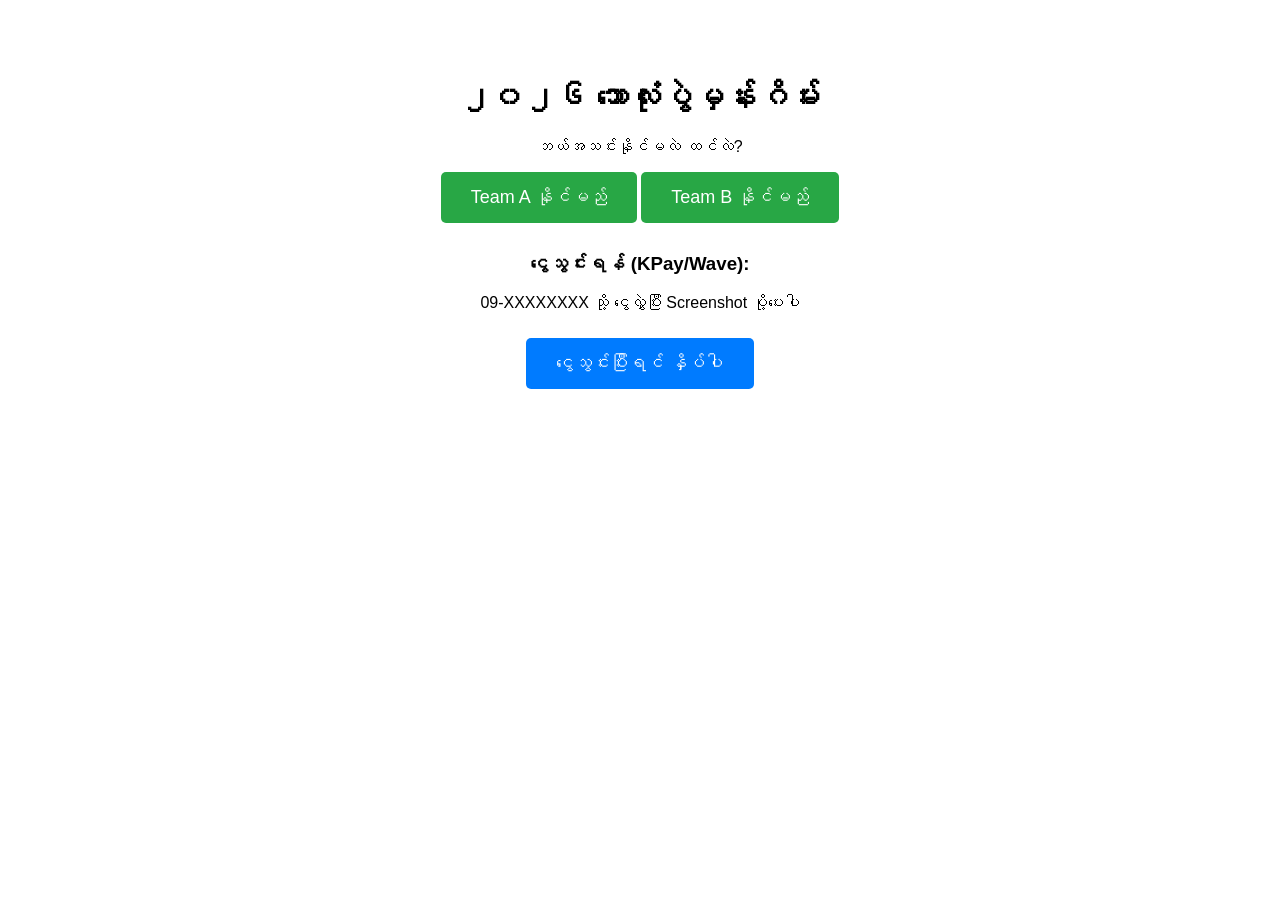
<file: index.html>
<!DOCTYPE html>
<html>
<head>
    <meta charset="UTF-8">
    <title>၂၀၂၆ ဘောလုံးပွဲမှန်းဂိမ်း</title>
    <style>
        body { text-align: center; padding: 50px; font-family: sans-serif; }
        button { padding: 15px 30px; font-size: 18px; background-color: #28a745; color: white; border: none; cursor: pointer; border-radius: 5px; }
        .payment-div { margin-top: 30px; }
        .pay-btn { background-color: #007bff; margin-top: 10px; }
    </style>
</head>
<body>

    <h1>၂၀၂၆ ဘောလုံးပွဲမှန်းဂိမ်း</h1>
    <p>ဘယ်အသင်းနိုင်မလဲ ထင်လဲ?</p>
    <button onclick="guess('Team A')">Team A နိုင်မည်</button>
    <button onclick="guess('Team B')">Team B နိုင်မည်</button>

    <p id="result" style="font-size: 20px; font-weight: bold;"></p>

    <div class="payment-div">
        <h3>ငွေသွင်းရန် (KPay/Wave):</h3>
        <p>09-XXXXXXXX သို့ ငွေလွှဲပြီး Screenshot ပို့ပေးပါ</p>
        <button class="pay-btn" onclick="window.location.href='https://t.me/Foodball2026'">ငွေသွင်းပြီးရင် နှိပ်ပါ</button>
    </div>

    <script>
        function guess(team) {
            document.getElementById("result").innerHTML = "သင် " + team + " ကို ရွေးချယ်လိုက်ပါပြီ!";
        }
    </script>

</body>
</html>
</file>
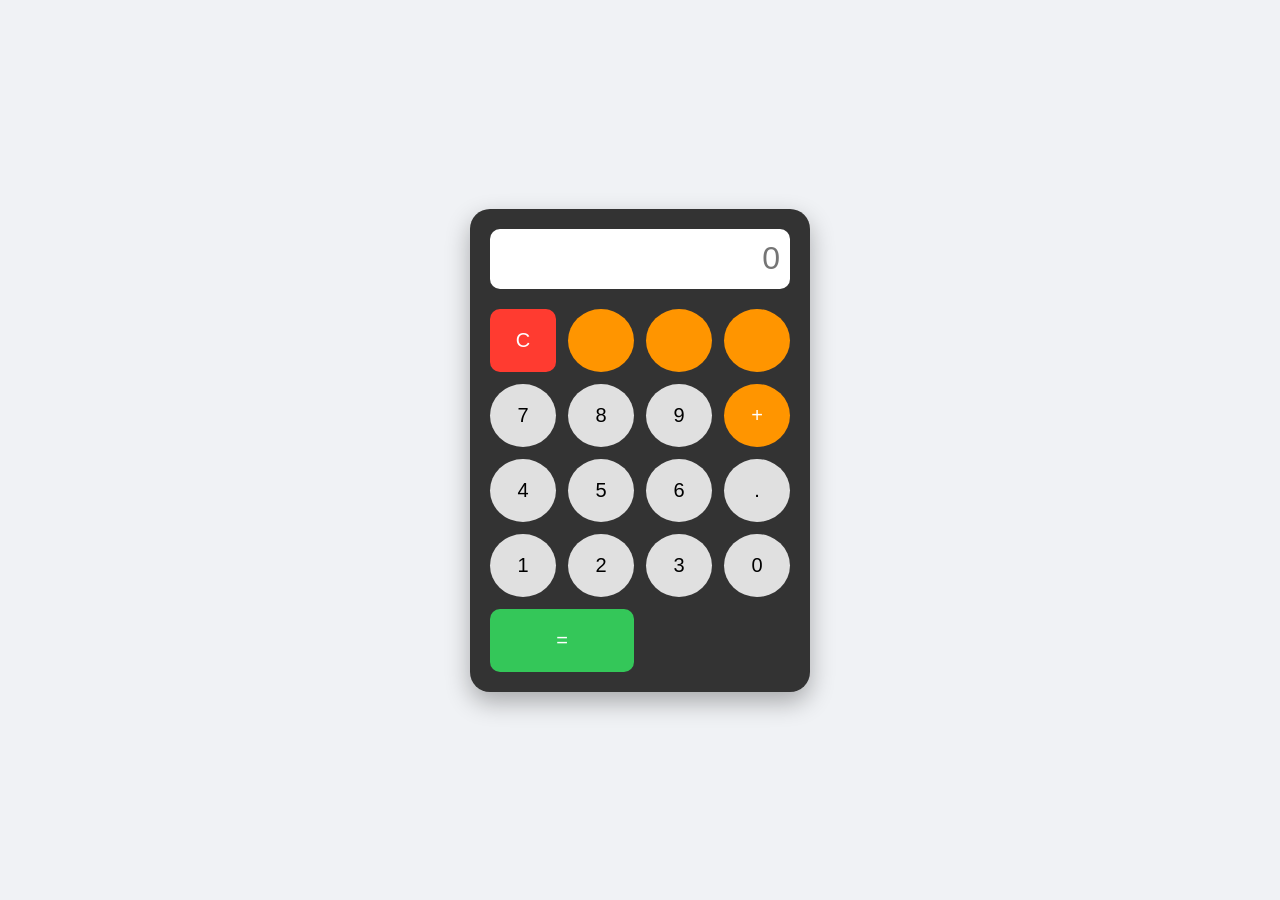
<file: calculator.html>
<!DOCTYPE html>
<html lang="en">
<head>
    <meta charset="UTF-8">
    <meta name="viewport" content="width=device-width, initial-scale=1.0">
    <title>ဂဏန်းတွက်စက်</title>
    <style>
        body {
            font-family: Arial, sans-serif;
            display: flex;
            justify-content: center;
            align-items: center;
            height: 100vh;
            background-color: #f0f2f5;
            margin: 0;
        }
        .calculator {
            background-color: #333;
            padding: 20px;
            border-radius: 20px;
            box-shadow: 0px 10px 25px rgba(0,0,0,0.3);
            width: 300px;
        }
        #display {
            width: 100%;
            height: 60px;
            background-color: #fff;
            font-size: 32px;
            text-align: right;
            padding: 5px 10px;
            border: none;
            border-radius: 10px;
            margin-bottom: 20px;
            box-sizing: border-box;
        }
        .buttons {
            display: grid;
            grid-template-columns: repeat(4, 1fr);
            gap: 12px;
        }
        button {
            padding: 20px;
            font-size: 20px;
            cursor: pointer;
            border: none;
            border-radius: 50%;
            background-color: #e0e0e0;
            transition: 0.2s;
        }
        button:active {
            transform: scale(0.95);
        }
        .operator {
            background-color: #ff9500;
            color: white;
        }
        .clear {
            background-color: #ff3b30;
            color: white;
            border-radius: 10px;
        }
        .equal {
            background-color: #34c759;
            color: white;
            grid-column: span 2;
            border-radius: 10px;
        }
    </style>
</head>
<body>

<div class="calculator">
    <input type="text" id="display" readonly placeholder="0">
    <div class="buttons">
        <button class="clear" onclick="clearDisplay()">C</button>
        <button onclick="appendValue('/')" class="operator"></button>
        <button onclick="appendValue('*')" class="operator"></button>
        <button onclick="appendValue('-')" class="operator"></button>
        
        <button onclick="appendValue('7')">7</button>
        <button onclick="appendValue('8')">8</button>
        <button onclick="appendValue('9')">9</button>
        <button onclick="appendValue('+')" class="operator">+</button>
        
        <button onclick="appendValue('4')">4</button>
        <button onclick="appendValue('5')">5</button>
        <button onclick="appendValue('6')">6</button>
        <button onclick="appendValue('.')">.</button>
        
        <button onclick="appendValue('1')">1</button>
        <button onclick="appendValue('2')">2</button>
        <button onclick="appendValue('3')">3</button>
        <button onclick="appendValue('0')">0</button>
        
        <button class="equal" onclick="calculate()">=</button>
    </div>
</div>

<script>
    const display = document.getElementById('display');
    function appendValue(val) {
        if (display.value === '0' && val !== '.') {
            display.value = val;
        } else {
            display.value += val;
        }
    }
    function clearDisplay() {
        display.value = '';
    }
    function calculate() {
        try {
            display.value = eval(display.value);
        } catch (error) {
            display.value = 'Error';
        }
    }
</script>

</body>
</html>
</file>
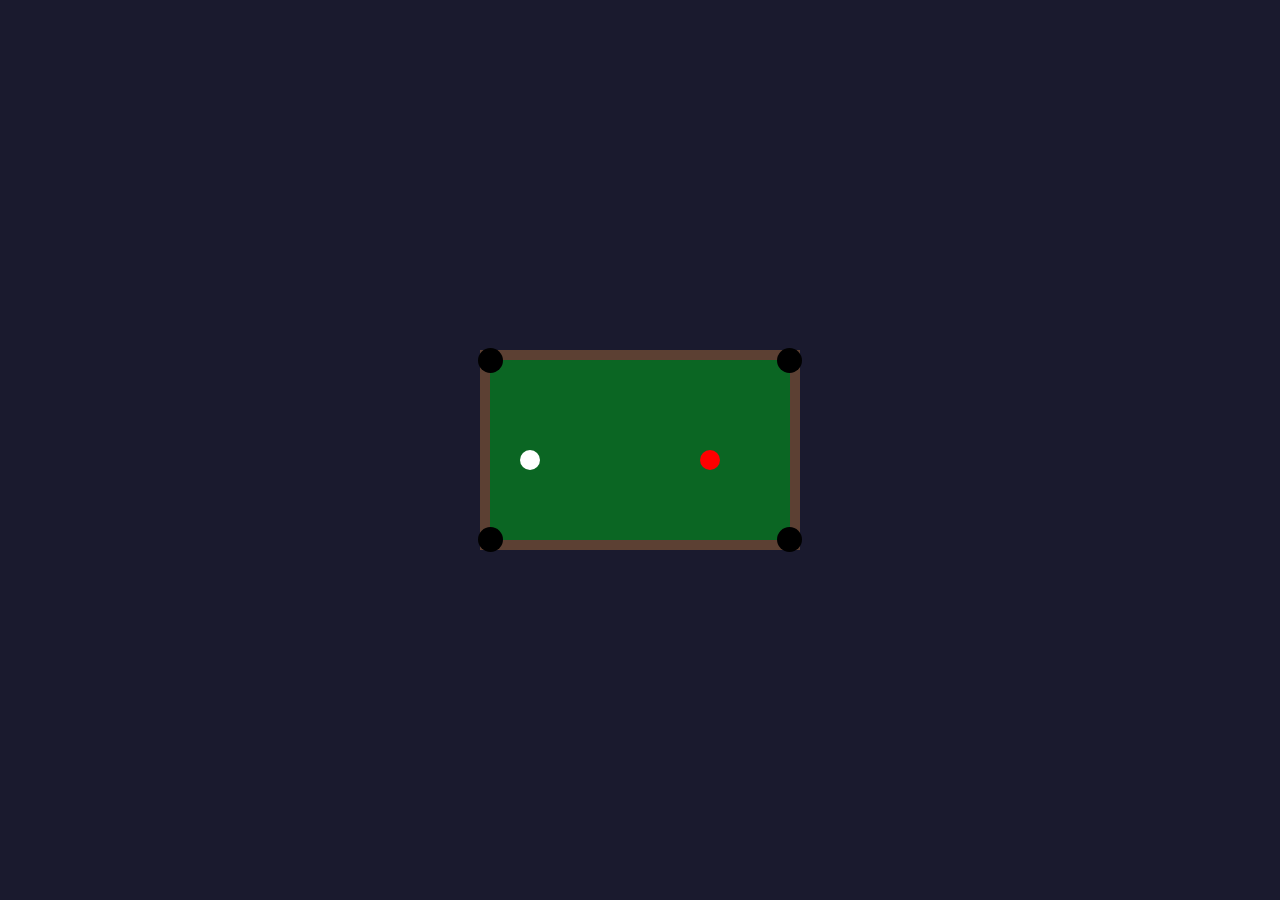
<file: game.html>
<!DOCTYPE html>
<html lang="en">
<head>
    <meta charset="UTF-8">
    <title>Billiards Table</title>
    <style>
        body { background-color: #1a1a2e; display: flex; justify-content: center; align-items: center; height: 100vh; margin: 0; }
        
        .table { 
            width: 300px; height: 180px; background-color: #0b6623; 
            border: 10px solid #5c4033; position: relative; 
        }
        
        /* အပေါက် ၄ ခု */
        .pocket { width: 25px; height: 25px; background-color: black; border-radius: 50%; position: absolute; }
        .p-tl { top: -12px; left: -12px; }
        .p-tr { top: -12px; right: -12px; }
        .p-bl { bottom: -12px; left: -12px; }
        .p-br { bottom: -12px; right: -12px; }

        .ball { width: 20px; height: 20px; border-radius: 50%; position: absolute; top: 50%; transition: left 0.5s ease; }
        .white-ball { background-color: white; left: 10%; }
        .red-ball { background-color: red; left: 70%; }
    </style>
</head>
<body>

    <div class="table">
        <div class="pocket p-tl"></div>
        <div class="pocket p-tr"></div>
        <div class="pocket p-bl"></div>
        <div class="pocket p-br"></div>

        <div class="ball white-ball"></div>
        <div class="ball red-ball"></div>
    </div>

      <script>
        // ဒီနေရာမှာ .ball အတန်းအစားပါတဲ့ ဘောလုံးအားလုံးကို ရွေးလိုက်တာပါ
        const balls = document.querySelectorAll('.ball');
        
        balls.forEach(ball => {
            ball.addEventListener('click', () => {
                // ဘယ်ဘောလုံးကိုပဲ နှိပ်နှိပ် ဒီအမိန့်က အလုပ်လုပ်ပါမယ်
                ball.style.left = "65%";
            });
        });
    </script>

</body>
</html>
</file>
